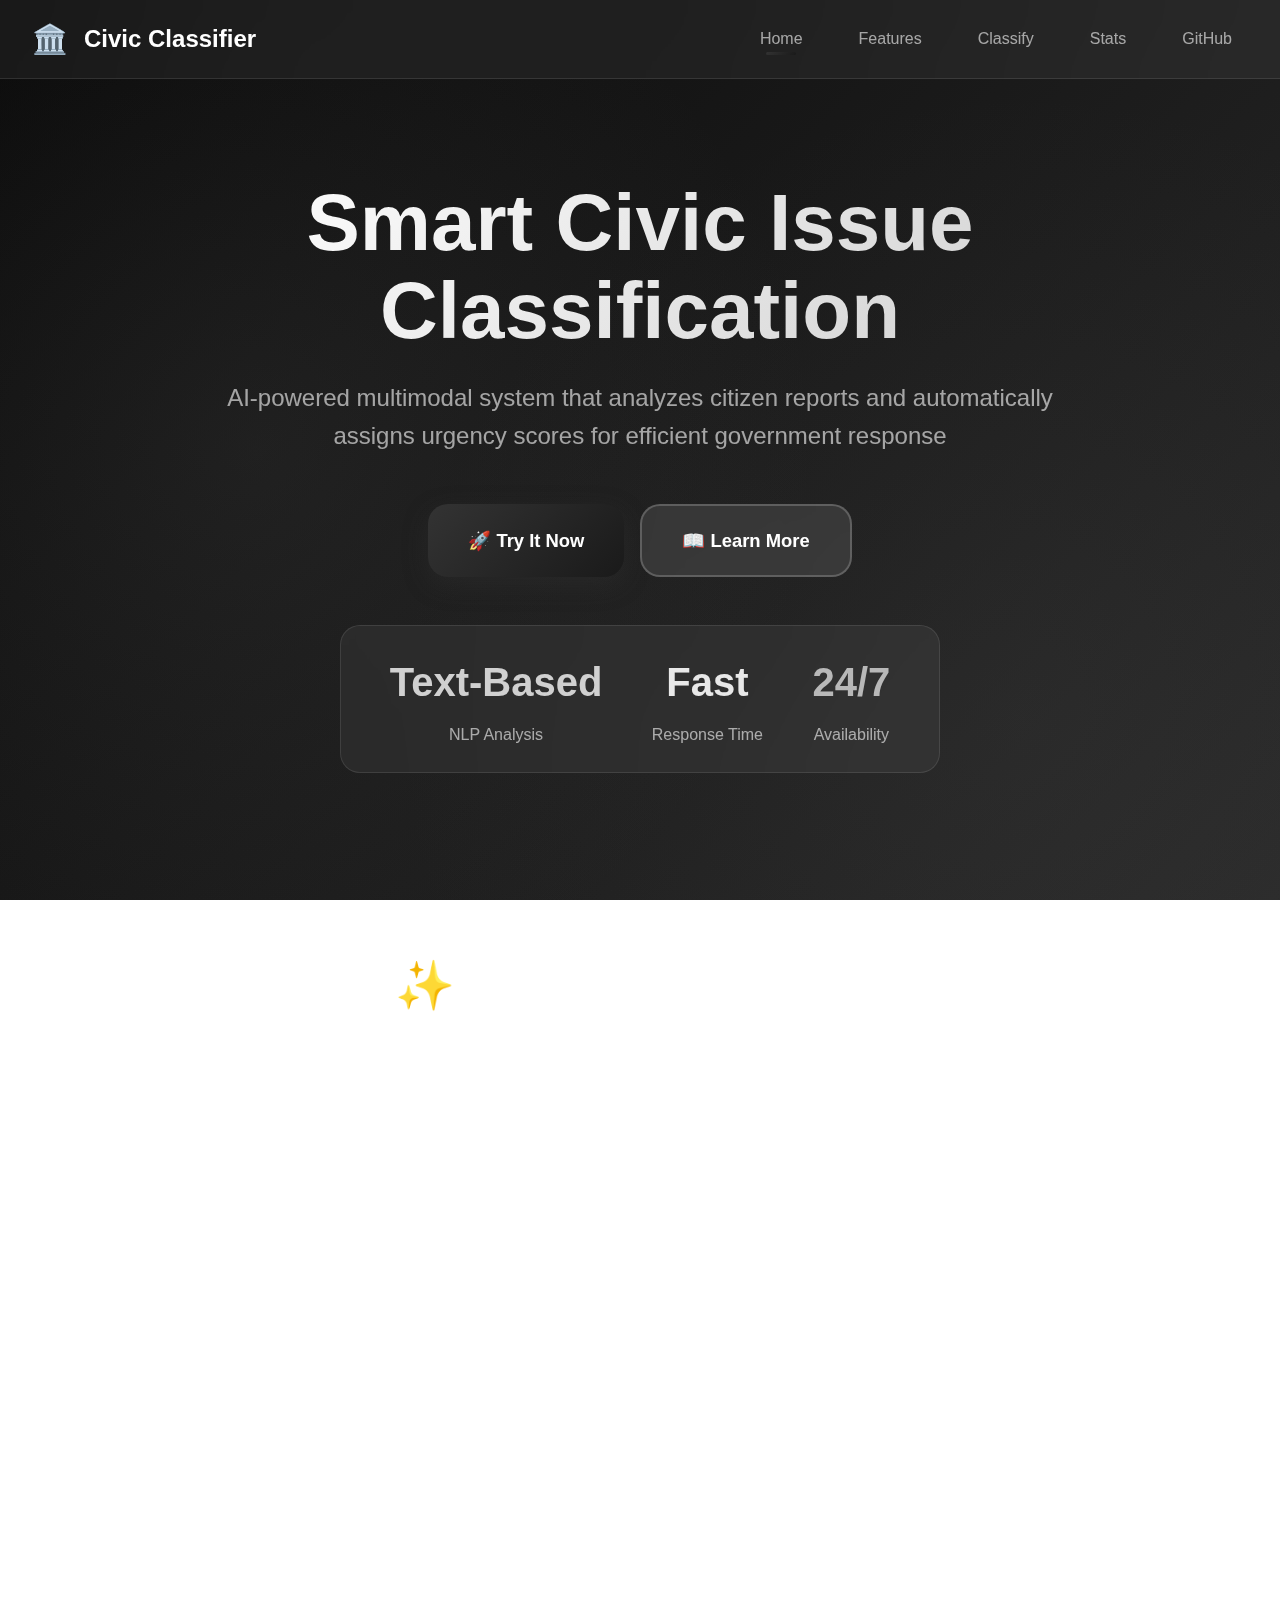
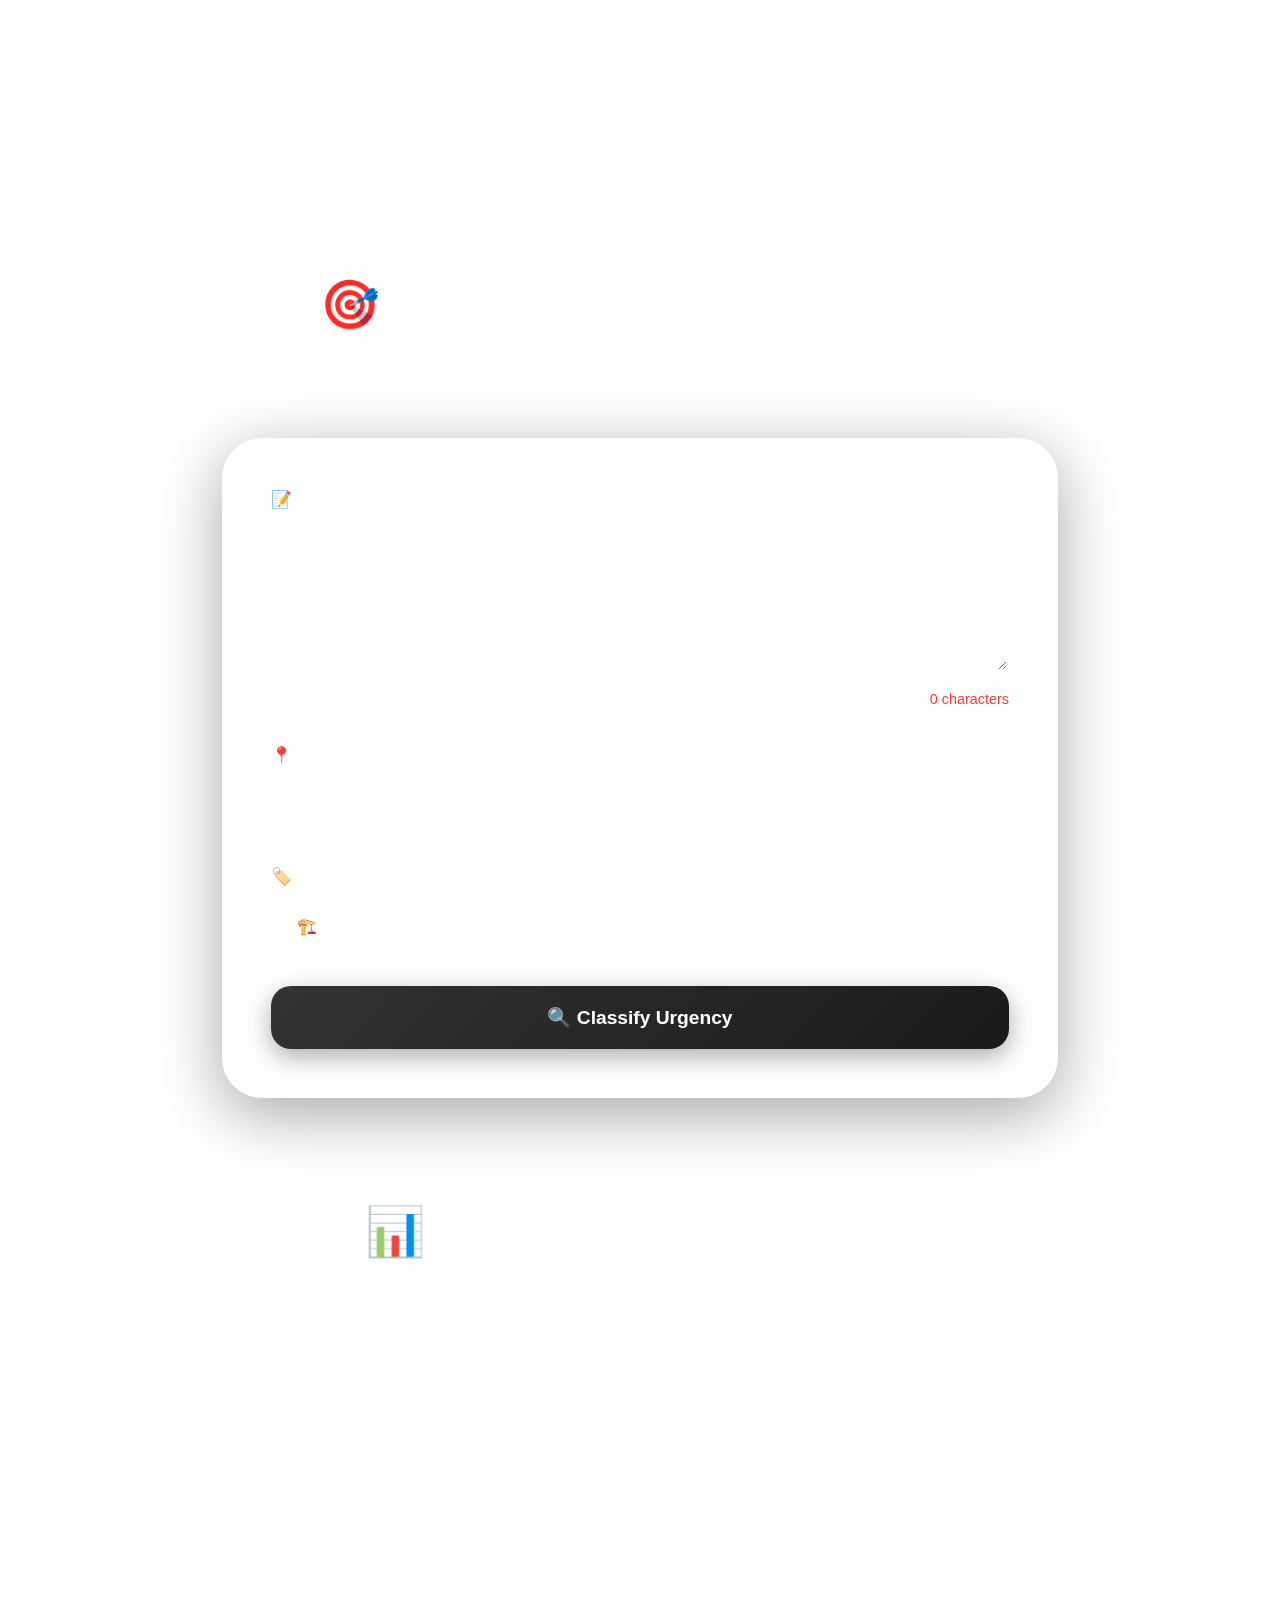
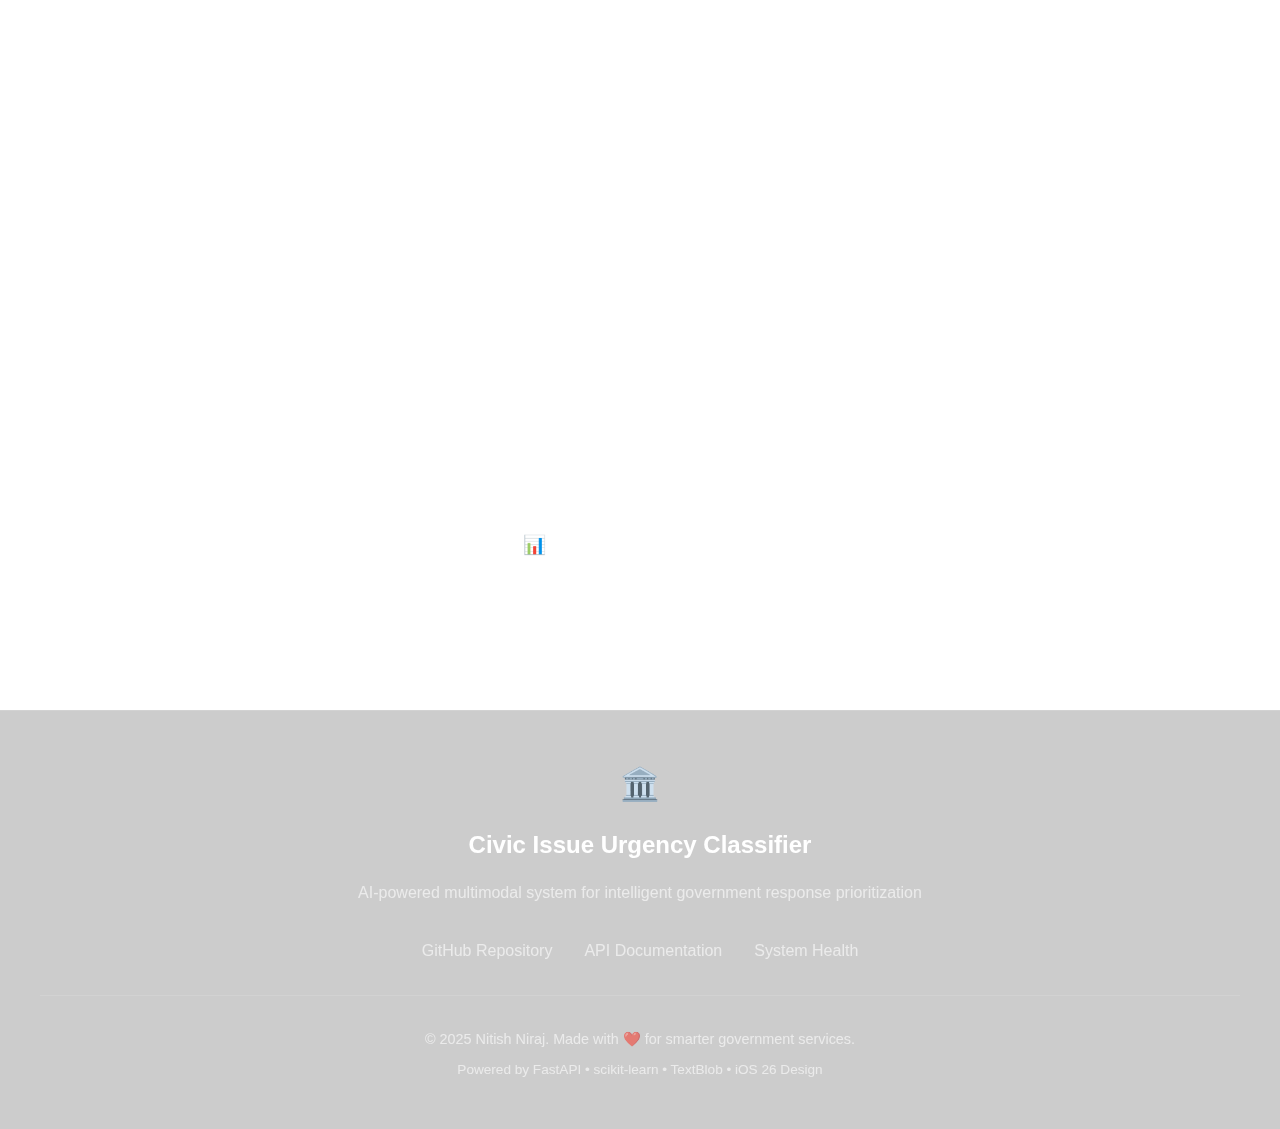
<file: templates/index.html>
<!DOCTYPE html>
<html lang="en">
<head>
    <meta charset="UTF-8">
    <meta name="viewport" content="width=device-width, initial-scale=1.0">
    <meta name="description" content="AI-Powered Civic Issue Urgency Classifier - Intelligent government response prioritization system">
    <meta name="keywords" content="civic issues, AI classifier, government services, smart city, urgency classification">
    <meta name="author" content="Nitish Niraj">
    
    <title>🏛️ Civic Issue Urgency Classifier | AI-Powered Government Response System</title>
    
    <!-- Favicons -->
    <link rel="icon" href="data:image/svg+xml,<svg xmlns=%22http://www.w3.org/2000/svg%22 viewBox=%220 0 100 100%22><text y=%22.9em%22 font-size=%2290%22>🏛️</text></svg>">
    
    <!-- Stylesheets -->
    <link rel="stylesheet" href="/static/css/styles.css?v=2.0">
    <link rel="stylesheet" href="/static/css/animations.css?v=2.0">
    
    <!-- Preconnect for performance -->
    <link rel="preconnect" href="https://fonts.googleapis.com">
</head>
<body>
    <!-- ============================================
         NAVIGATION BAR
         ============================================ -->
    <nav class="navbar">
        <div class="navbar-container">
            <a href="#home" class="navbar-brand">
                <span style="font-size: 1.8rem;">🏛️</span>
                <span>Civic Classifier</span>
            </a>
            
            <ul class="navbar-menu">
                <li><a href="#home" class="navbar-link active">Home</a></li>
                <li><a href="#features" class="navbar-link">Features</a></li>
                <li><a href="#classify" class="navbar-link">Classify</a></li>
                <li><a href="#stats" class="navbar-link">Stats</a></li>
                <li><a href="https://github.com/nitish-niraj/urgency-checker" target="_blank" class="navbar-link">
                    GitHub
                </a></li>
            </ul>
        </div>
    </nav>

    <!-- ============================================
         HERO SECTION
         ============================================ -->
    <section id="home" class="hero">
        <div class="hero-content">
            <h1 class="hero-title">
                Smart Civic Issue Classification
            </h1>
            
            <p class="hero-subtitle">
                AI-powered multimodal system that analyzes citizen reports and automatically assigns urgency scores for efficient government response
            </p>
            
            <div class="hero-buttons">
                <a href="#classify" class="btn btn-primary btn-large">
                    🚀 Try It Now
                </a>
                <a href="#features" class="btn btn-secondary btn-large">
                    📖 Learn More
                </a>
            </div>
            
            <div style="margin-top: 3rem; padding: 1.5rem; background: rgba(255, 255, 255, 0.05); backdrop-filter: blur(20px); border-radius: 20px; border: 1px solid rgba(255, 255, 255, 0.1); max-width: 600px; margin-left: auto; margin-right: auto;">
                <div style="display: flex; justify-content: space-around; text-align: center;">
                    <div>
                        <div style="font-size: 2.5rem; font-weight: 800; color: #d0d0d0;">Text-Based</div>
                        <div style="color: var(--text-muted); margin-top: 0.5rem;">NLP Analysis</div>
                    </div>
                    <div>
                        <div style="font-size: 2.5rem; font-weight: 800; color: #e8e8e8;">Fast</div>
                        <div style="color: var(--text-muted); margin-top: 0.5rem;">Response Time</div>
                    </div>
                    <div>
                        <div style="font-size: 2.5rem; font-weight: 800; color: #b8b8b8;">24/7</div>
                        <div style="color: var(--text-muted); margin-top: 0.5rem;">Availability</div>
                    </div>
                </div>
            </div>
        </div>
    </section>

    <!-- ============================================
         FEATURES SECTION
         ============================================ -->
    <section id="features" class="features">
        <div style="text-align: center; margin-bottom: 4rem;">
            <h2 style="font-size: 3rem; font-weight: 800; margin-bottom: 1rem;">
                ✨ Powerful Features
            </h2>
            <p style="font-size: 1.3rem; color: var(--text-muted); max-width: 700px; margin: 0 auto;">
                Advanced AI technology for intelligent civic issue prioritization
            </p>
        </div>
        
        <div class="features-grid">
            <div class="feature-card scroll-reveal hover-lift">
                <div class="feature-icon">🔤</div>
                <h3 class="feature-title">NLP Text Analysis</h3>
                <p class="feature-description">
                    Advanced sentiment analysis using TextBlob and TF-IDF vectorization. 
                    Automatically detects urgency keywords and context from text descriptions.
                </p>
            </div>
            
            <div class="feature-card scroll-reveal hover-lift">
                <div class="feature-icon">🤖</div>
                <h3 class="feature-title">AI Classification</h3>
                <p class="feature-description">
                    RandomForest ensemble model trained on civic issue patterns. 
                    Provides urgency scores and confidence levels for prioritization.
                </p>
            </div>
            
            <div class="feature-card scroll-reveal hover-lift">
                <div class="feature-icon">🏢</div>
                <h3 class="feature-title">Smart Routing</h3>
                <p class="feature-description">
                    Automatic department assignment based on issue type and urgency level. 
                    Optimizes response workflow for government agencies.
                </p>
            </div>
            
            <div class="feature-card scroll-reveal hover-lift">
                <div class="feature-icon">⏱️</div>
                <h3 class="feature-title">Response Estimation</h3>
                <p class="feature-description">
                    AI-predicted resolution times based on urgency scores and historical data. 
                    Sets realistic expectations for citizens.
                </p>
            </div>
            
            <div class="feature-card scroll-reveal hover-lift">
                <div class="feature-icon">📊</div>
                <h3 class="feature-title">Real-time Analytics</h3>
                <p class="feature-description">
                    Comprehensive dashboard with performance metrics, classification distribution, 
                    and system health monitoring.
                </p>
            </div>
        </div>
    </section>

    <!-- ============================================
         CLASSIFICATION SECTION
         ============================================ -->
    <section id="classify" class="classifier-section">
        <div style="text-align: center; margin-bottom: 3rem;">
            <h2 style="font-size: 3rem; font-weight: 800; margin-bottom: 1rem;">
                🎯 Classify Your Civic Issue
            </h2>
            <p style="font-size: 1.2rem; color: var(--text-muted);">
                Get instant AI-powered urgency assessment and action recommendations
            </p>
        </div>
        
        <div class="form-container">
            <form id="classifyForm">
                <div class="form-group">
                    <label for="issueDescription" class="form-label">
                        📝 Issue Description *
                    </label>
                    <textarea 
                        id="issueDescription"
                        name="description"
                        class="form-textarea"
                        placeholder="Describe the civic issue in detail... (e.g., 'There are dangerous cracks in the road near the university hospital. Please fix this as soon as possible.')"
                        required
                        minlength="10"
                    ></textarea>
                    <div id="charCount" class="char-count">0 characters</div>
                </div>
                
                <div class="form-group">
                    <label for="location" class="form-label">
                        📍 Location Address
                    </label>
                    <input 
                        type="text"
                        id="location"
                        name="location"
                        class="form-input"
                        placeholder="e.g., Near University Hospital, Main Street"
                    />
                </div>
                
                <div class="form-group">
                    <label for="category" class="form-label">
                        🏷️ Category
                    </label>
                    <select 
                        id="category"
                        name="category"
                        class="form-input"
                        style="cursor: pointer;"
                    >
                        <option value="Infrastructure">🏗️ Infrastructure</option>
                        <option value="Safety">🚨 Safety & Emergency</option>
                        <option value="Environment">🌳 Environment</option>
                        <option value="Public Health">🏥 Public Health</option>
                        <option value="Transportation">🚗 Transportation</option>
                        <option value="Utilities">💡 Utilities</option>
                        <option value="Other">📦 Other</option>
                    </select>
                </div>
                
                <button type="submit" class="btn btn-primary" style="width: 100%; justify-content: center; font-size: 1.2rem; padding: 20px;">
                    🔍 Classify Urgency
                </button>
            </form>
        </div>
        
        <!-- Result Container (hidden by default) -->
        <div id="resultContainer" class="result-container hidden"></div>
    </section>

    <!-- ============================================
         STATISTICS SECTION
         ============================================ -->
    <section id="stats" class="features">
        <div style="text-align: center; margin-bottom: 3rem;">
            <h2 style="font-size: 3rem; font-weight: 800; margin-bottom: 1rem;">
                📊 System Performance
            </h2>
            <p style="font-size: 1.2rem; color: var(--text-muted);">
                Real-time statistics and performance metrics
            </p>
        </div>
        
        <div class="features-grid">
            <div class="feature-card scroll-reveal">
                <div style="font-size: 3rem; margin-bottom: 1rem;">🔤</div>
                <div style="font-size: 2.5rem; font-weight: 800; color: #d0d0d0; margin-bottom: 0.5rem;">Text-Only</div>
                <h3 class="feature-title">NLP Classification</h3>
                <p class="feature-description">
                    Text-based urgency analysis using TF-IDF and sentiment analysis
                </p>
            </div>
            
            <div class="feature-card scroll-reveal">
                <div style="font-size: 3rem; margin-bottom: 1rem;">⚡</div>
                <div style="font-size: 2.5rem; font-weight: 800; color: #b8b8b8; margin-bottom: 0.5rem;">Fast</div>
                <h3 class="feature-title">Quick Response</h3>
                <p class="feature-description">
                    Instant classification with urgency scores and confidence levels
                </p>
            </div>
            
            <div class="feature-card scroll-reveal">
                <div style="font-size: 3rem; margin-bottom: 1rem;">🏢</div>
                <div style="font-size: 2.5rem; font-weight: 800; color: #e8e8e8; margin-bottom: 0.5rem;">Smart</div>
                <h3 class="feature-title">Auto Routing</h3>
                <p class="feature-description">
                    Automatic department assignment based on issue category and urgency
                </p>
            </div>
            
            <div class="feature-card scroll-reveal">
                <div style="font-size: 3rem; margin-bottom: 1rem;">�</div>
                <div style="font-size: 2.5rem; font-weight: 800; color: #a0a0a0; margin-bottom: 0.5rem;">Detailed</div>
                <h3 class="feature-title">Rich Output</h3>
                <p class="feature-description">
                    Comprehensive results with reasoning, confidence scores, and ETAs
                </p>
            </div>
            
            <div class="feature-card scroll-reveal">
                <div style="font-size: 3rem; margin-bottom: 1rem;">�</div>
                <div style="font-size: 2.5rem; font-weight: 800; color: #c8c8c8; margin-bottom: 0.5rem;">API Ready</div>
                <h3 class="feature-title">RESTful API</h3>
                <p class="feature-description">
                    FastAPI backend with OpenAPI docs for easy integration
                </p>
            </div>
            
            <div class="feature-card scroll-reveal">
                <div style="font-size: 3rem; margin-bottom: 1rem;">💾</div>
                <div style="font-size: 2.5rem; font-weight: 800; color: #888888; margin-bottom: 0.5rem;">Lightweight</div>
                <h3 class="feature-title">Efficient</h3>
                <p class="feature-description">
                    CPU-friendly models with minimal resource requirements
                </p>
            </div>
        </div>
        
        <div style="margin-top: 3rem; text-align: center;">
            <a href="/stats" class="btn btn-secondary btn-large" target="_blank">
                📊 View Detailed Statistics
            </a>
        </div>
    </section>

    <!-- ============================================
         FOOTER
         ============================================ -->
    <footer style="padding: 3rem 2rem; text-align: center; background: rgba(0, 0, 0, 0.2); backdrop-filter: blur(20px); border-top: 1px solid rgba(255, 255, 255, 0.1); margin-top: 5rem;">
        <div style="max-width: 1200px; margin: 0 auto;">
            <div style="font-size: 2rem; margin-bottom: 1rem;">🏛️</div>
            <h3 style="font-size: 1.5rem; margin-bottom: 1rem;">Civic Issue Urgency Classifier</h3>
            <p style="color: var(--text-muted); margin-bottom: 2rem; max-width: 600px; margin-left: auto; margin-right: auto;">
                AI-powered multimodal system for intelligent government response prioritization
            </p>
            
            <div style="display: flex; gap: 2rem; justify-content: center; flex-wrap: wrap; margin-bottom: 2rem;">
                <a href="https://github.com/nitish-niraj/urgency-checker" target="_blank" style="color: var(--text-muted); text-decoration: none; transition: color 0.3s;">
                    GitHub Repository
                </a>
                <a href="/docs" target="_blank" style="color: var(--text-muted); text-decoration: none; transition: color 0.3s;">
                    API Documentation
                </a>
                <a href="/health" target="_blank" style="color: var(--text-muted); text-decoration: none; transition: color 0.3s;">
                    System Health
                </a>
            </div>
            
            <div style="padding-top: 2rem; border-top: 1px solid rgba(255, 255, 255, 0.1);">
                <p style="color: var(--text-muted); font-size: 0.9rem;">
                    © 2025 Nitish Niraj. Made with ❤️ for smarter government services.
                </p>
                <p style="color: var(--text-muted); font-size: 0.85rem; margin-top: 0.5rem;">
                    Powered by FastAPI • scikit-learn • TextBlob • iOS 26 Design
                </p>
            </div>
        </div>
    </footer>

    <!-- JavaScript -->
    <script src="/static/js/main.js"></script>
</body>
</html>
</file>
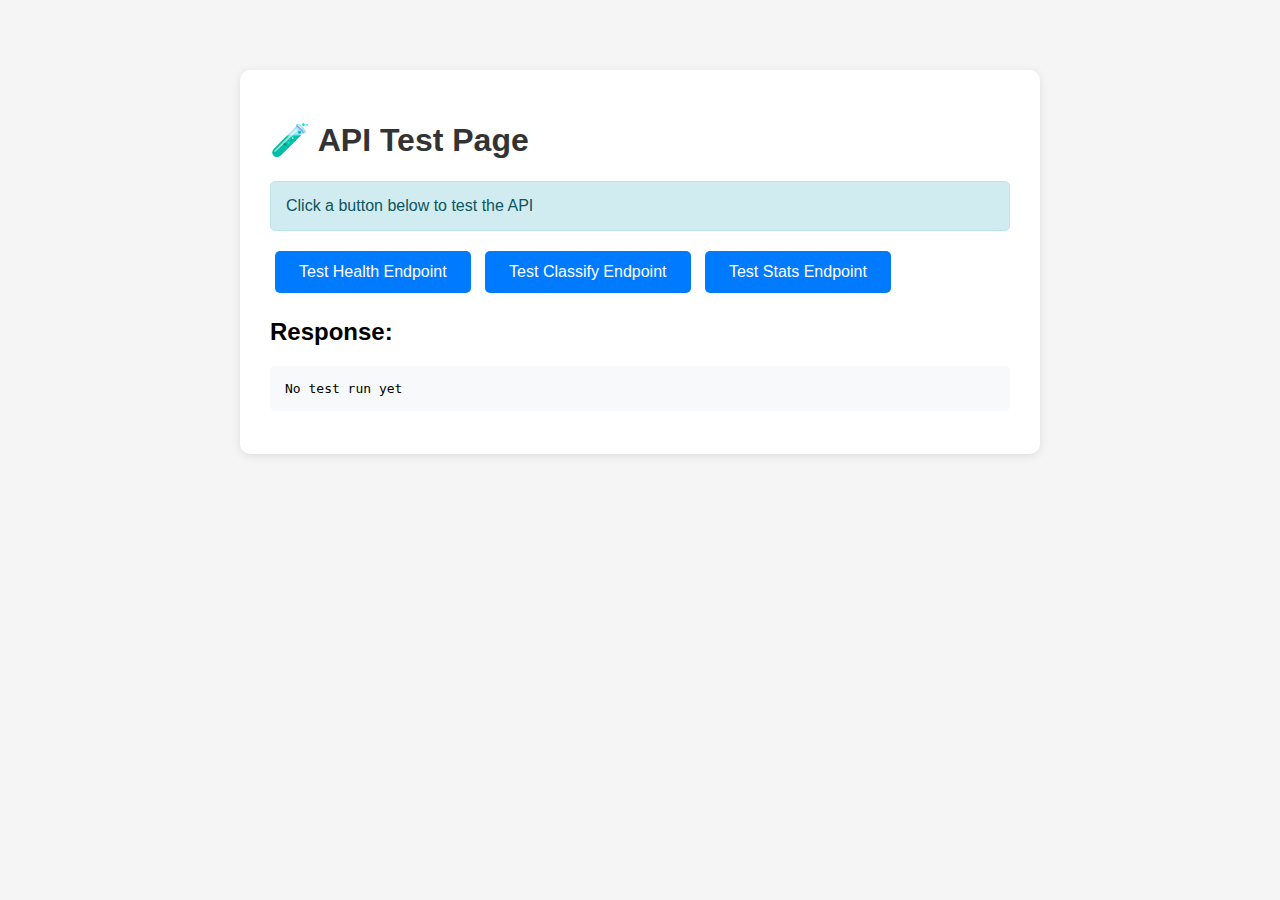
<file: test_page.html>
<!DOCTYPE html>
<html>
<head>
    <title>API Test Page</title>
    <style>
        body {
            font-family: Arial, sans-serif;
            max-width: 800px;
            margin: 50px auto;
            padding: 20px;
            background: #f5f5f5;
        }
        .container {
            background: white;
            padding: 30px;
            border-radius: 10px;
            box-shadow: 0 2px 10px rgba(0,0,0,0.1);
        }
        h1 { color: #333; }
        .status { padding: 15px; margin: 15px 0; border-radius: 5px; }
        .success { background: #d4edda; color: #155724; border: 1px solid #c3e6cb; }
        .error { background: #f8d7da; color: #721c24; border: 1px solid #f5c6cb; }
        .info { background: #d1ecf1; color: #0c5460; border: 1px solid #bee5eb; }
        button {
            background: #007bff;
            color: white;
            border: none;
            padding: 12px 24px;
            border-radius: 5px;
            cursor: pointer;
            font-size: 16px;
            margin: 5px;
        }
        button:hover { background: #0056b3; }
        pre {
            background: #f8f9fa;
            padding: 15px;
            border-radius: 5px;
            overflow-x: auto;
        }
    </style>
</head>
<body>
    <div class="container">
        <h1>🧪 API Test Page</h1>
        
        <div id="status" class="status info">
            Click a button below to test the API
        </div>
        
        <button onclick="testHealth()">Test Health Endpoint</button>
        <button onclick="testClassify()">Test Classify Endpoint</button>
        <button onclick="testStats()">Test Stats Endpoint</button>
        
        <h2>Response:</h2>
        <pre id="response">No test run yet</pre>
    </div>
    
    <script>
        const baseURL = 'http://localhost:8001';
        const statusDiv = document.getElementById('status');
        const responseDiv = document.getElementById('response');
        
        function showStatus(message, type) {
            statusDiv.className = `status ${type}`;
            statusDiv.textContent = message;
        }
        
        function showResponse(data) {
            responseDiv.textContent = JSON.stringify(data, null, 2);
        }
        
        async function testHealth() {
            showStatus('Testing /health endpoint...', 'info');
            try {
                const response = await fetch(`${baseURL}/health`);
                const data = await response.json();
                showStatus('✅ Health endpoint working!', 'success');
                showResponse(data);
            } catch (error) {
                showStatus(`❌ Error: ${error.message}`, 'error');
                showResponse({error: error.message});
            }
        }
        
        async function testStats() {
            showStatus('Testing /stats endpoint...', 'info');
            try {
                const response = await fetch(`${baseURL}/stats`);
                const data = await response.json();
                showStatus('✅ Stats endpoint working!', 'success');
                showResponse(data);
            } catch (error) {
                showStatus(`❌ Error: ${error.message}`, 'error');
                showResponse({error: error.message});
            }
        }
        
        async function testClassify() {
            showStatus('Testing /classify-urgency endpoint...', 'info');
            
            const testData = {
                text_description: "There are dangerous cracks in the road near the university hospital. Please fix this as soon as possible.",
                location_address: "Near University Hospital",
                category: "Infrastructure"
            };
            
            try {
                const response = await fetch(`${baseURL}/classify-urgency`, {
                    method: 'POST',
                    headers: {
                        'Content-Type': 'application/json',
                    },
                    body: JSON.stringify(testData)
                });
                
                if (!response.ok) {
                    throw new Error(`HTTP ${response.status}: ${await response.text()}`);
                }
                
                const data = await response.json();
                showStatus('✅ Classification endpoint working!', 'success');
                showResponse(data);
            } catch (error) {
                showStatus(`❌ Error: ${error.message}`, 'error');
                showResponse({error: error.message, stack: error.stack});
            }
        }
        
        // Auto-test on load
        window.addEventListener('load', () => {
            console.log('Page loaded, ready to test');
        });
    </script>
</body>
</html>
</file>
<file: static/css/styles.css>
/*
═══════════════════════════════════════════════════════════════
  Civic Issue Urgency Classifier - iOS 26 Liquid Design
  Inspired by Apple's latest design language
═══════════════════════════════════════════════════════════════
*/

/* ============================================
   ROOT VARIABLES - Black, White & Gray Palette
   ============================================ */
:root {
  /* Primary Colors - Black, White & Gray */
  --primary-gradient: linear-gradient(135deg, #333333 0%, #1a1a1a 100%);
  --secondary-gradient: linear-gradient(135deg, #666666 0%, #4d4d4d 100%);
  --success-gradient: linear-gradient(135deg, #555555 0%, #404040 100%);
  --danger-gradient: linear-gradient(135deg, #2a2a2a 0%, #1f1f1f 100%);
  
  /* Glass Colors */
  --glass-white: rgba(255, 255, 255, 0.08);
  --glass-white-hover: rgba(255, 255, 255, 0.12);
  --glass-dark: rgba(0, 0, 0, 0.3);
  --glass-border: rgba(255, 255, 255, 0.12);
  
  /* Text Colors */
  --text-primary: #f5f5f5;
  --text-secondary: #a0a0a0;
  --text-white: #ffffff;
  --text-muted: rgba(255, 255, 255, 0.6);
  
  /* Background */
  --bg-primary: #0a0a0a;
  --bg-secondary: #161616;
  --bg-card: rgba(255, 255, 255, 0.04);
  
  /* Shadows */
  --shadow-sm: 0 2px 8px rgba(0, 0, 0, 0.2);
  --shadow-md: 0 4px 16px rgba(0, 0, 0, 0.25);
  --shadow-lg: 0 8px 32px rgba(0, 0, 0, 0.3);
  --shadow-xl: 0 16px 64px rgba(0, 0, 0, 0.35);
  
  /* Urgency Colors - Grayscale */
  --urgency-high: #2a2a2a;
  --urgency-medium: #4d4d4d;
  --urgency-low: #707070;
  
  /* Radius */
  --radius-sm: 12px;
  --radius-md: 20px;
  --radius-lg: 28px;
  --radius-xl: 40px;
  
  /* Spacing */
  --spacing-xs: 8px;
  --spacing-sm: 16px;
  --spacing-md: 24px;
  --spacing-lg: 32px;
  --spacing-xl: 48px;
  
  /* Animation */
  --transition-fast: 0.2s ease;
  --transition-normal: 0.3s ease;
  --transition-slow: 0.5s ease;
}

/* ============================================
   GLOBAL RESET & BASE STYLES
   ============================================ */
* {
  margin: 0;
  padding: 0;
  box-sizing: border-box;
}

html {
  scroll-behavior: smooth;
  font-size: 16px;
}

body {
  font-family: -apple-system, BlinkMacSystemFont, 'SF Pro Display', 'Segoe UI', 
               Roboto, Oxygen, Ubuntu, Cantarell, sans-serif;
  background: linear-gradient(135deg, #0a0a0a 0%, #1a1a1a 50%, #2a2a2a 100%);
  background-attachment: fixed;
  color: var(--text-white);
  line-height: 1.6;
  overflow-x: hidden;
  min-height: 100vh;
}

/* ============================================
   GLASSMORPHISM EFFECTS
   ============================================ */
.glass {
  background: var(--glass-white);
  backdrop-filter: blur(20px);
  -webkit-backdrop-filter: blur(20px);
  border: 1px solid var(--glass-border);
  box-shadow: var(--shadow-lg);
}

.glass-dark {
  background: var(--glass-dark);
  backdrop-filter: blur(20px);
  -webkit-backdrop-filter: blur(20px);
  border: 1px solid var(--glass-border);
}

.glass-card {
  background: rgba(255, 255, 255, 0.08);
  backdrop-filter: blur(30px) saturate(180%);
  -webkit-backdrop-filter: blur(30px) saturate(180%);
  border: 1px solid rgba(255, 255, 255, 0.125);
  border-radius: var(--radius-lg);
  padding: var(--spacing-lg);
  transition: all var(--transition-normal);
}

.glass-card:hover {
  background: rgba(255, 255, 255, 0.12);
  transform: translateY(-4px);
  box-shadow: var(--shadow-xl);
}

/* ============================================
   NAVIGATION BAR
   ============================================ */
.navbar {
  position: fixed;
  top: 0;
  left: 0;
  right: 0;
  z-index: 1000;
  padding: var(--spacing-sm) var(--spacing-lg);
  background: rgba(255, 255, 255, 0.05);
  backdrop-filter: blur(40px) saturate(150%);
  -webkit-backdrop-filter: blur(40px) saturate(150%);
  border-bottom: 1px solid rgba(255, 255, 255, 0.1);
  transition: all var(--transition-normal);
}

.navbar.scrolled {
  background: rgba(255, 255, 255, 0.1);
  box-shadow: var(--shadow-md);
}

.navbar-container {
  max-width: 1400px;
  margin: 0 auto;
  display: flex;
  justify-content: space-between;
  align-items: center;
}

.navbar-brand {
  display: flex;
  align-items: center;
  gap: var(--spacing-sm);
  font-size: 1.5rem;
  font-weight: 700;
  color: var(--text-white);
  text-decoration: none;
  transition: transform var(--transition-fast);
}

.navbar-brand:hover {
  transform: scale(1.05);
}

.navbar-menu {
  display: flex;
  gap: var(--spacing-md);
  list-style: none;
}

.navbar-link {
  color: var(--text-muted);
  text-decoration: none;
  font-weight: 500;
  padding: var(--spacing-xs) var(--spacing-sm);
  border-radius: var(--radius-sm);
  transition: all var(--transition-fast);
  position: relative;
}

.navbar-link:hover {
  color: var(--text-white);
  background: rgba(255, 255, 255, 0.1);
}

.navbar-link.active::after {
  content: '';
  position: absolute;
  bottom: 0;
  left: 50%;
  transform: translateX(-50%);
  width: 30px;
  height: 3px;
  background: var(--primary-gradient);
  border-radius: 2px;
}

/* ============================================
   HERO SECTION
   ============================================ */
.hero {
  min-height: 100vh;
  display: flex;
  align-items: center;
  justify-content: center;
  padding: var(--spacing-xl) var(--spacing-lg);
  padding-top: 100px;
  position: relative;
  overflow: hidden;
}

.hero::before {
  content: '';
  position: absolute;
  top: 0;
  left: 0;
  right: 0;
  bottom: 0;
  background: radial-gradient(circle at 20% 50%, rgba(100, 100, 100, 0.15), transparent 50%),
              radial-gradient(circle at 80% 80%, rgba(80, 80, 80, 0.15), transparent 50%);
  animation: float 20s ease-in-out infinite;
}

@keyframes float {
  0%, 100% { transform: translateY(0); }
  50% { transform: translateY(-20px); }
}

.hero-content {
  text-align: center;
  max-width: 900px;
  position: relative;
  z-index: 1;
}

.hero-title {
  font-size: clamp(2.5rem, 8vw, 5rem);
  font-weight: 800;
  line-height: 1.1;
  margin-bottom: var(--spacing-md);
  background: linear-gradient(135deg, #ffffff 0%, #d0d0d0 100%);
  -webkit-background-clip: text;
  -webkit-text-fill-color: transparent;
  background-clip: text;
  animation: fadeInUp 0.8s ease;
}

.hero-subtitle {
  font-size: clamp(1.1rem, 3vw, 1.5rem);
  color: var(--text-muted);
  margin-bottom: var(--spacing-xl);
  font-weight: 400;
  animation: fadeInUp 1s ease;
}

.hero-buttons {
  display: flex;
  gap: var(--spacing-sm);
  justify-content: center;
  flex-wrap: wrap;
  animation: fadeInUp 1.2s ease;
}

/* ============================================
   BUTTONS - iOS 26 Style
   ============================================ */
.btn {
  display: inline-flex;
  align-items: center;
  gap: var(--spacing-xs);
  padding: 16px 32px;
  border: none;
  border-radius: var(--radius-md);
  font-size: 1.05rem;
  font-weight: 600;
  text-decoration: none;
  cursor: pointer;
  transition: all var(--transition-normal);
  position: relative;
  overflow: hidden;
}

.btn::before {
  content: '';
  position: absolute;
  top: 50%;
  left: 50%;
  width: 0;
  height: 0;
  border-radius: 50%;
  background: rgba(255, 255, 255, 0.2);
  transform: translate(-50%, -50%);
  transition: width 0.6s, height 0.6s;
}

.btn:hover::before {
  width: 300px;
  height: 300px;
}

.btn-primary {
  background: var(--primary-gradient);
  color: var(--text-white);
  box-shadow: 0 8px 24px rgba(50, 50, 50, 0.4);
}

.btn-primary:hover {
  transform: translateY(-2px);
  box-shadow: 0 12px 32px rgba(50, 50, 50, 0.6);
}

.btn-secondary {
  background: rgba(255, 255, 255, 0.1);
  color: var(--text-white);
  border: 2px solid rgba(255, 255, 255, 0.2);
  backdrop-filter: blur(10px);
}

.btn-secondary:hover {
  background: rgba(255, 255, 255, 0.15);
  border-color: rgba(255, 255, 255, 0.3);
  transform: translateY(-2px);
}

.btn-large {
  padding: 20px 40px;
  font-size: 1.15rem;
}

/* ============================================
   FEATURE CARDS
   ============================================ */
.features {
  padding: var(--spacing-xl) var(--spacing-lg);
  max-width: 1400px;
  margin: 0 auto;
}

.features-grid {
  display: grid;
  grid-template-columns: repeat(auto-fit, minmax(300px, 1fr));
  gap: var(--spacing-lg);
  margin-top: var(--spacing-xl);
}

.feature-card {
  padding: var(--spacing-lg);
  border-radius: var(--radius-lg);
  background: rgba(255, 255, 255, 0.05);
  backdrop-filter: blur(20px);
  border: 1px solid rgba(255, 255, 255, 0.1);
  transition: all var(--transition-normal);
  cursor: pointer;
}

.feature-card:hover {
  background: rgba(255, 255, 255, 0.08);
  transform: translateY(-8px);
  box-shadow: 0 16px 48px rgba(0, 0, 0, 0.3);
}

.feature-icon {
  font-size: 3rem;
  margin-bottom: var(--spacing-sm);
  display: inline-block;
  animation: bounce 2s infinite;
}

.feature-title {
  font-size: 1.5rem;
  font-weight: 700;
  margin-bottom: var(--spacing-xs);
  color: var(--text-white);
}

.feature-description {
  color: var(--text-muted);
  line-height: 1.7;
}

@keyframes bounce {
  0%, 100% { transform: translateY(0); }
  50% { transform: translateY(-10px); }
}

/* ============================================
   CLASSIFICATION FORM
   ============================================ */
.classifier-section {
  padding: var(--spacing-xl) var(--spacing-lg);
  max-width: 900px;
  margin: 0 auto;
}

.form-container {
  background: rgba(255, 255, 255, 0.08);
  backdrop-filter: blur(30px) saturate(180%);
  border: 1px solid rgba(255, 255, 255, 0.125);
  border-radius: var(--radius-xl);
  padding: var(--spacing-xl);
  box-shadow: var(--shadow-xl);
}

.form-group {
  margin-bottom: var(--spacing-lg);
}

.form-label {
  display: block;
  font-weight: 600;
  margin-bottom: var(--spacing-xs);
  color: var(--text-white);
  font-size: 1.05rem;
}

.form-input,
.form-textarea {
  width: 100%;
  padding: 16px 20px;
  border-radius: var(--radius-md);
  border: 2px solid rgba(255, 255, 255, 0.1);
  background: rgba(255, 255, 255, 0.05);
  color: var(--text-white);
  font-size: 1rem;
  font-family: inherit;
  transition: all var(--transition-normal);
  backdrop-filter: blur(10px);
}

.form-input:focus,
.form-textarea:focus {
  outline: none;
  border-color: rgba(200, 200, 200, 0.5);
  background: rgba(255, 255, 255, 0.08);
  box-shadow: 0 0 0 4px rgba(150, 150, 150, 0.1);
}

.form-textarea {
  min-height: 150px;
  resize: vertical;
}

.form-input::placeholder,
.form-textarea::placeholder {
  color: rgba(255, 255, 255, 0.4);
}

.char-count {
  text-align: right;
  font-size: 0.9rem;
  color: var(--text-muted);
  margin-top: var(--spacing-xs);
}

/* ============================================
   RESULT DISPLAY
   ============================================ */
.result-container {
  margin-top: var(--spacing-xl);
  animation: slideInUp 0.5s ease;
}

.result-card {
  background: rgba(255, 255, 255, 0.08);
  backdrop-filter: blur(30px);
  border-radius: var(--radius-xl);
  padding: var(--spacing-xl);
  border: 1px solid rgba(255, 255, 255, 0.15);
}

.urgency-badge {
  display: inline-flex;
  align-items: center;
  gap: var(--spacing-xs);
  padding: 12px 24px;
  border-radius: var(--radius-lg);
  font-size: 1.25rem;
  font-weight: 700;
  text-transform: uppercase;
  letter-spacing: 1px;
  margin-bottom: var(--spacing-md);
  animation: pulse 2s infinite;
}

.urgency-high {
  background: linear-gradient(135deg, #2a2a2a 0%, #1a1a1a 100%);
  box-shadow: 0 8px 24px rgba(42, 42, 42, 0.5);
}

.urgency-medium {
  background: linear-gradient(135deg, #4d4d4d 0%, #3a3a3a 100%);
  box-shadow: 0 8px 24px rgba(77, 77, 77, 0.4);
}

.urgency-low {
  background: linear-gradient(135deg, #707070 0%, #5a5a5a 100%);
  box-shadow: 0 8px 24px rgba(112, 112, 112, 0.3);
}

@keyframes pulse {
  0%, 100% { transform: scale(1); }
  50% { transform: scale(1.05); }
}

.result-details {
  display: grid;
  grid-template-columns: repeat(auto-fit, minmax(250px, 1fr));
  gap: var(--spacing-md);
  margin-top: var(--spacing-lg);
}

.detail-item {
  padding: var(--spacing-md);
  background: rgba(255, 255, 255, 0.05);
  border-radius: var(--radius-md);
  border: 1px solid rgba(255, 255, 255, 0.1);
}

.detail-label {
  font-size: 0.9rem;
  color: var(--text-muted);
  margin-bottom: var(--spacing-xs);
  text-transform: uppercase;
  letter-spacing: 1px;
  font-weight: 600;
}

.detail-value {
  font-size: 1.5rem;
  font-weight: 700;
  color: var(--text-white);
}

.progress-bar {
  height: 8px;
  background: rgba(255, 255, 255, 0.1);
  border-radius: 4px;
  overflow: hidden;
  margin-top: var(--spacing-xs);
}

.progress-fill {
  height: 100%;
  background: var(--primary-gradient);
  border-radius: 4px;
  transition: width 1s ease;
  animation: shimmer 2s infinite;
}

@keyframes shimmer {
  0% { background-position: -1000px 0; }
  100% { background-position: 1000px 0; }
}

/* ============================================
   LOADING ANIMATION
   ============================================ */
.loading {
  display: flex;
  justify-content: center;
  align-items: center;
  padding: var(--spacing-xl);
}

.loading-spinner {
  width: 60px;
  height: 60px;
  border: 4px solid rgba(255, 255, 255, 0.1);
  border-top: 4px solid var(--text-white);
  border-radius: 50%;
  animation: spin 1s linear infinite;
}

@keyframes spin {
  0% { transform: rotate(0deg); }
  100% { transform: rotate(360deg); }
}

/* ============================================
   ANIMATIONS
   ============================================ */
@keyframes fadeInUp {
  from {
    opacity: 0;
    transform: translateY(30px);
  }
  to {
    opacity: 1;
    transform: translateY(0);
  }
}

@keyframes slideInUp {
  from {
    opacity: 0;
    transform: translateY(50px);
  }
  to {
    opacity: 1;
    transform: translateY(0);
  }
}

/* ============================================
   RESPONSIVE DESIGN
   ============================================ */
@media (max-width: 768px) {
  .navbar-menu {
    display: none;
  }
  
  .hero {
    padding: var(--spacing-lg) var(--spacing-sm);
    padding-top: 80px;
  }
  
  .hero-title {
    font-size: 2.5rem;
  }
  
  .hero-buttons {
    flex-direction: column;
  }
  
  .btn {
    width: 100%;
    justify-content: center;
  }
  
  .features-grid {
    grid-template-columns: 1fr;
  }
  
  .form-container {
    padding: var(--spacing-md);
  }
  
  .result-details {
    grid-template-columns: 1fr;
  }
}

/* ============================================
   UTILITY CLASSES
   ============================================ */
.text-center {
  text-align: center;
}

.mt-lg {
  margin-top: var(--spacing-lg);
}

.mb-lg {
  margin-bottom: var(--spacing-lg);
}

.hidden {
  display: none !important;
}

.fade-in {
  animation: fadeInUp 0.6s ease;
}
</file>
<file: static/css/animations.css>
/*
═══════════════════════════════════════════════════════════════
  Advanced Animations - iOS 26 Liquid Design
═══════════════════════════════════════════════════════════════
*/

/* ============================================
   LIQUID MORPHING ANIMATIONS
   ============================================ */
@keyframes liquidMorph {
  0%, 100% {
    border-radius: 60% 40% 30% 70% / 60% 30% 70% 40%;
  }
  50% {
    border-radius: 30% 60% 70% 40% / 50% 60% 30% 60%;
  }
}

.liquid-shape {
  animation: liquidMorph 8s ease-in-out infinite;
}

/* ============================================
   FLOATING ANIMATIONS
   ============================================ */
@keyframes floatSlow {
  0%, 100% {
    transform: translateY(0) rotate(0deg);
  }
  33% {
    transform: translateY(-20px) rotate(2deg);
  }
  66% {
    transform: translateY(-10px) rotate(-2deg);
  }
}

@keyframes floatFast {
  0%, 100% {
    transform: translateY(0);
  }
  50% {
    transform: translateY(-15px);
  }
}

.float-slow {
  animation: floatSlow 6s ease-in-out infinite;
}

.float-fast {
  animation: floatFast 3s ease-in-out infinite;
}

/* ============================================
   GLOWING PULSE ANIMATIONS
   ============================================ */
@keyframes glowPulse {
  0%, 100% {
    box-shadow: 0 0 20px rgba(150, 150, 150, 0.4),
                0 0 40px rgba(150, 150, 150, 0.2),
                0 0 60px rgba(150, 150, 150, 0.1);
  }
  50% {
    box-shadow: 0 0 30px rgba(150, 150, 150, 0.6),
                0 0 60px rgba(150, 150, 150, 0.4),
                0 0 90px rgba(150, 150, 150, 0.2);
  }
}

.glow-pulse {
  animation: glowPulse 2s ease-in-out infinite;
}

/* ============================================
   GRADIENT ANIMATIONS
   ============================================ */
@keyframes gradientShift {
  0% {
    background-position: 0% 50%;
  }
  50% {
    background-position: 100% 50%;
  }
  100% {
    background-position: 0% 50%;
  }
}

.gradient-animated {
  background-size: 200% 200%;
  animation: gradientShift 10s ease infinite;
}

/* ============================================
   RIPPLE EFFECT
   ============================================ */
@keyframes ripple {
  0% {
    transform: scale(0);
    opacity: 1;
  }
  100% {
    transform: scale(4);
    opacity: 0;
  }
}

.ripple-effect {
  position: relative;
  overflow: hidden;
}

.ripple-effect::after {
  content: '';
  position: absolute;
  top: 50%;
  left: 50%;
  width: 20px;
  height: 20px;
  background: rgba(255, 255, 255, 0.5);
  border-radius: 50%;
  transform: translate(-50%, -50%) scale(0);
  opacity: 0;
}

.ripple-effect:active::after {
  animation: ripple 0.6s ease-out;
}

/* ============================================
   BOUNCE ANIMATIONS
   ============================================ */
@keyframes bounceIn {
  0% {
    opacity: 0;
    transform: scale(0.3);
  }
  50% {
    opacity: 1;
    transform: scale(1.05);
  }
  70% {
    transform: scale(0.9);
  }
  100% {
    opacity: 1;
    transform: scale(1);
  }
}

.bounce-in {
  animation: bounceIn 0.6s cubic-bezier(0.68, -0.55, 0.265, 1.55);
}

/* ============================================
   SLIDE ANIMATIONS
   ============================================ */
@keyframes slideInLeft {
  from {
    opacity: 0;
    transform: translateX(-100px);
  }
  to {
    opacity: 1;
    transform: translateX(0);
  }
}

@keyframes slideInRight {
  from {
    opacity: 0;
    transform: translateX(100px);
  }
  to {
    opacity: 1;
    transform: translateX(0);
  }
}

.slide-in-left {
  animation: slideInLeft 0.6s ease;
}

.slide-in-right {
  animation: slideInRight 0.6s ease;
}

/* ============================================
   SCALE ANIMATIONS
   ============================================ */
@keyframes scaleUp {
  from {
    opacity: 0;
    transform: scale(0.8);
  }
  to {
    opacity: 1;
    transform: scale(1);
  }
}

.scale-up {
  animation: scaleUp 0.4s ease;
}

/* ============================================
   SHAKE ANIMATION (for errors)
   ============================================ */
@keyframes shake {
  0%, 100% {
    transform: translateX(0);
  }
  10%, 30%, 50%, 70%, 90% {
    transform: translateX(-10px);
  }
  20%, 40%, 60%, 80% {
    transform: translateX(10px);
  }
}

.shake {
  animation: shake 0.5s;
}

/* ============================================
   TYPING INDICATOR
   ============================================ */
@keyframes typing {
  0%, 60%, 100% {
    transform: translateY(0);
    opacity: 0.5;
  }
  30% {
    transform: translateY(-10px);
    opacity: 1;
  }
}

.typing-indicator span {
  display: inline-block;
  width: 8px;
  height: 8px;
  margin: 0 2px;
  background: currentColor;
  border-radius: 50%;
  opacity: 0.5;
  animation: typing 1.4s infinite;
}

.typing-indicator span:nth-child(2) {
  animation-delay: 0.2s;
}

.typing-indicator span:nth-child(3) {
  animation-delay: 0.4s;
}

/* ============================================
   PROGRESS BAR ANIMATION
   ============================================ */
@keyframes progressFill {
  from {
    width: 0%;
  }
  to {
    width: var(--progress-width);
  }
}

.progress-animated {
  animation: progressFill 1.5s ease-out forwards;
}

/* ============================================
   PARTICLE FLOAT
   ============================================ */
@keyframes particleFloat {
  0% {
    transform: translateY(0) translateX(0);
    opacity: 0;
  }
  10% {
    opacity: 1;
  }
  90% {
    opacity: 1;
  }
  100% {
    transform: translateY(-100vh) translateX(50px);
    opacity: 0;
  }
}

.particle {
  position: absolute;
  width: 4px;
  height: 4px;
  background: rgba(255, 255, 255, 0.5);
  border-radius: 50%;
  animation: particleFloat 15s linear infinite;
}

/* ============================================
   BLUR IN ANIMATION
   ============================================ */
@keyframes blurIn {
  from {
    filter: blur(20px);
    opacity: 0;
  }
  to {
    filter: blur(0);
    opacity: 1;
  }
}

.blur-in {
  animation: blurIn 0.8s ease;
}

/* ============================================
   ROTATION ANIMATIONS
   ============================================ */
@keyframes rotate360 {
  from {
    transform: rotate(0deg);
  }
  to {
    transform: rotate(360deg);
  }
}

.rotate-360 {
  animation: rotate360 2s linear infinite;
}

/* ============================================
   WAVE ANIMATION
   ============================================ */
@keyframes wave {
  0% {
    transform: translateX(-100%);
  }
  100% {
    transform: translateX(100%);
  }
}

.wave-effect {
  position: relative;
  overflow: hidden;
}

.wave-effect::before {
  content: '';
  position: absolute;
  top: 0;
  left: 0;
  width: 100%;
  height: 100%;
  background: linear-gradient(90deg,
    transparent,
    rgba(255, 255, 255, 0.2),
    transparent
  );
  animation: wave 2s infinite;
}

/* ============================================
   HOVER LIFT EFFECT
   ============================================ */
.hover-lift {
  transition: transform 0.3s ease, box-shadow 0.3s ease;
}

.hover-lift:hover {
  transform: translateY(-8px);
  box-shadow: 0 20px 60px rgba(0, 0, 0, 0.3);
}

/* ============================================
   BREATH ANIMATION
   ============================================ */
@keyframes breathe {
  0%, 100% {
    transform: scale(1);
    opacity: 0.8;
  }
  50% {
    transform: scale(1.1);
    opacity: 1;
  }
}

.breathe {
  animation: breathe 3s ease-in-out infinite;
}

/* ============================================
   STAGGER ANIMATIONS
   ============================================ */
.stagger-item {
  opacity: 0;
  animation: fadeInUp 0.6s ease forwards;
}

.stagger-item:nth-child(1) { animation-delay: 0.1s; }
.stagger-item:nth-child(2) { animation-delay: 0.2s; }
.stagger-item:nth-child(3) { animation-delay: 0.3s; }
.stagger-item:nth-child(4) { animation-delay: 0.4s; }
.stagger-item:nth-child(5) { animation-delay: 0.5s; }
.stagger-item:nth-child(6) { animation-delay: 0.6s; }

/* ============================================
   SMOOTH SCROLL REVEAL
   ============================================ */
.scroll-reveal {
  opacity: 0;
  transform: translateY(50px);
  transition: opacity 0.6s ease, transform 0.6s ease;
}

.scroll-reveal.revealed {
  opacity: 1;
  transform: translateY(0);
}
</file>
